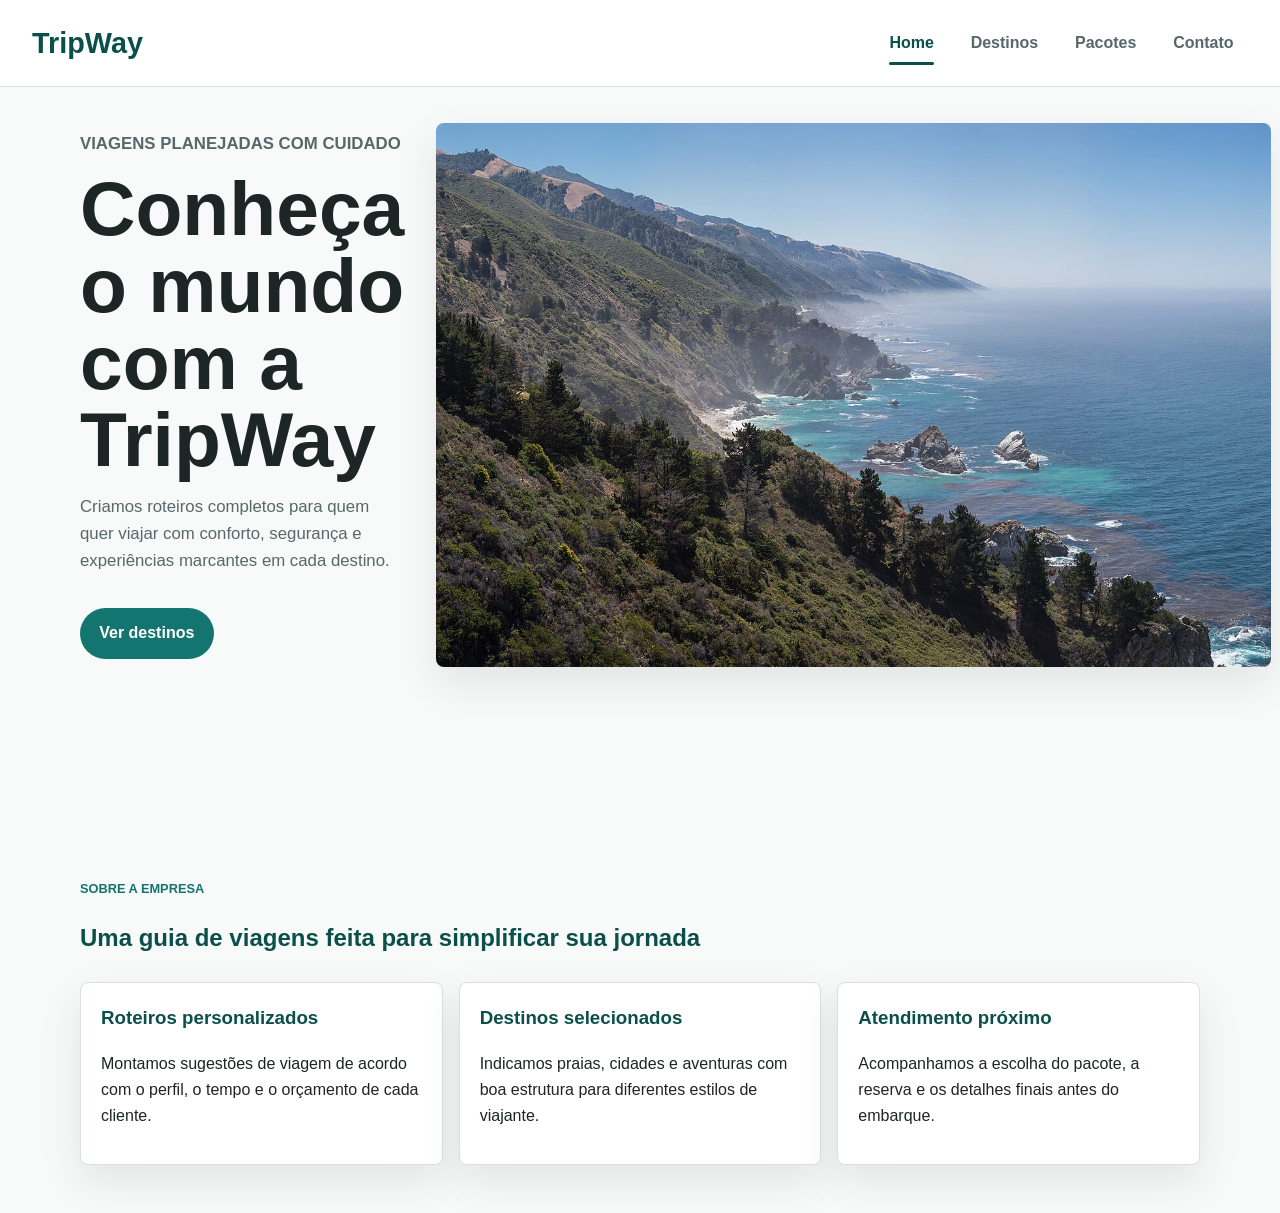
<file: index.html>
<!DOCTYPE html>
<html lang="pt-BR">
<head>
    <meta charset="UTF-8">
    <meta name="viewport" content="width=device-width, initial-scale=1.0">
    <title>TripWay - Guia de Viagens</title>
    <link rel="stylesheet" href="css/style.css">
</head>
<body>
    <header class="site-header">
        <a class="logo" href="./index.html">TripWay</a>
        <nav class="nav-menu" aria-label="Menu principal">
            <a href="./index.html" class="active">Home</a>
            <a href="./pages/destinos.html">Destinos</a>
            <a href="./pages/pacotes.html">Pacotes</a>
            <a href="./pages/contatos.html">Contato</a>
        </nav>
    </header>
    <main>
        <section class="hero">
    <div class="hero-text">
        <p class="tagline">viagens planejadas com cuidado</p>
        <h1>Conheça o mundo com a TripWay</h1>
        <p>
            Criamos roteiros completos para quem quer viajar com conforto,
            segurança e experiências marcantes em cada destino.
        </p>
        <a class="button" href="./pages/destinos.html">Ver destinos</a>
    </div>
    <img src="./images/Banner.png" alt="Banner TripWay"> 
    </section> 

    <section class="section"> 
        
    </div>
    </section>

        <section class="section">
            <div class="section-heading">
                <p class="tagline">sobre a empresa</p>
                <h2>Uma guia de viagens feita para simplificar sua jornada</h2>
            </div>
            <div class="about-grid">
                <article class="info-card">
                    <h3>Roteiros personalizados</h3>
                    <p>Montamos sugest&otilde;es de viagem de acordo com o perfil, o tempo e o or&ccedil;amento de cada cliente.</p>
                </article>
                <article class="info-card">
                    <h3>Destinos selecionados</h3>
                    <p>Indicamos praias, cidades e aventuras com boa estrutura para diferentes estilos de viajante.</p>
                </article>
                <article class="info-card">
                    <h3>Atendimento pr&oacute;ximo</h3>
                    <p>Acompanhamos a escolha do pacote, a reserva e os detalhes finais antes do embarque.</p>
                </article>
            </div>
        </section>
    </main>
</body>
</file>
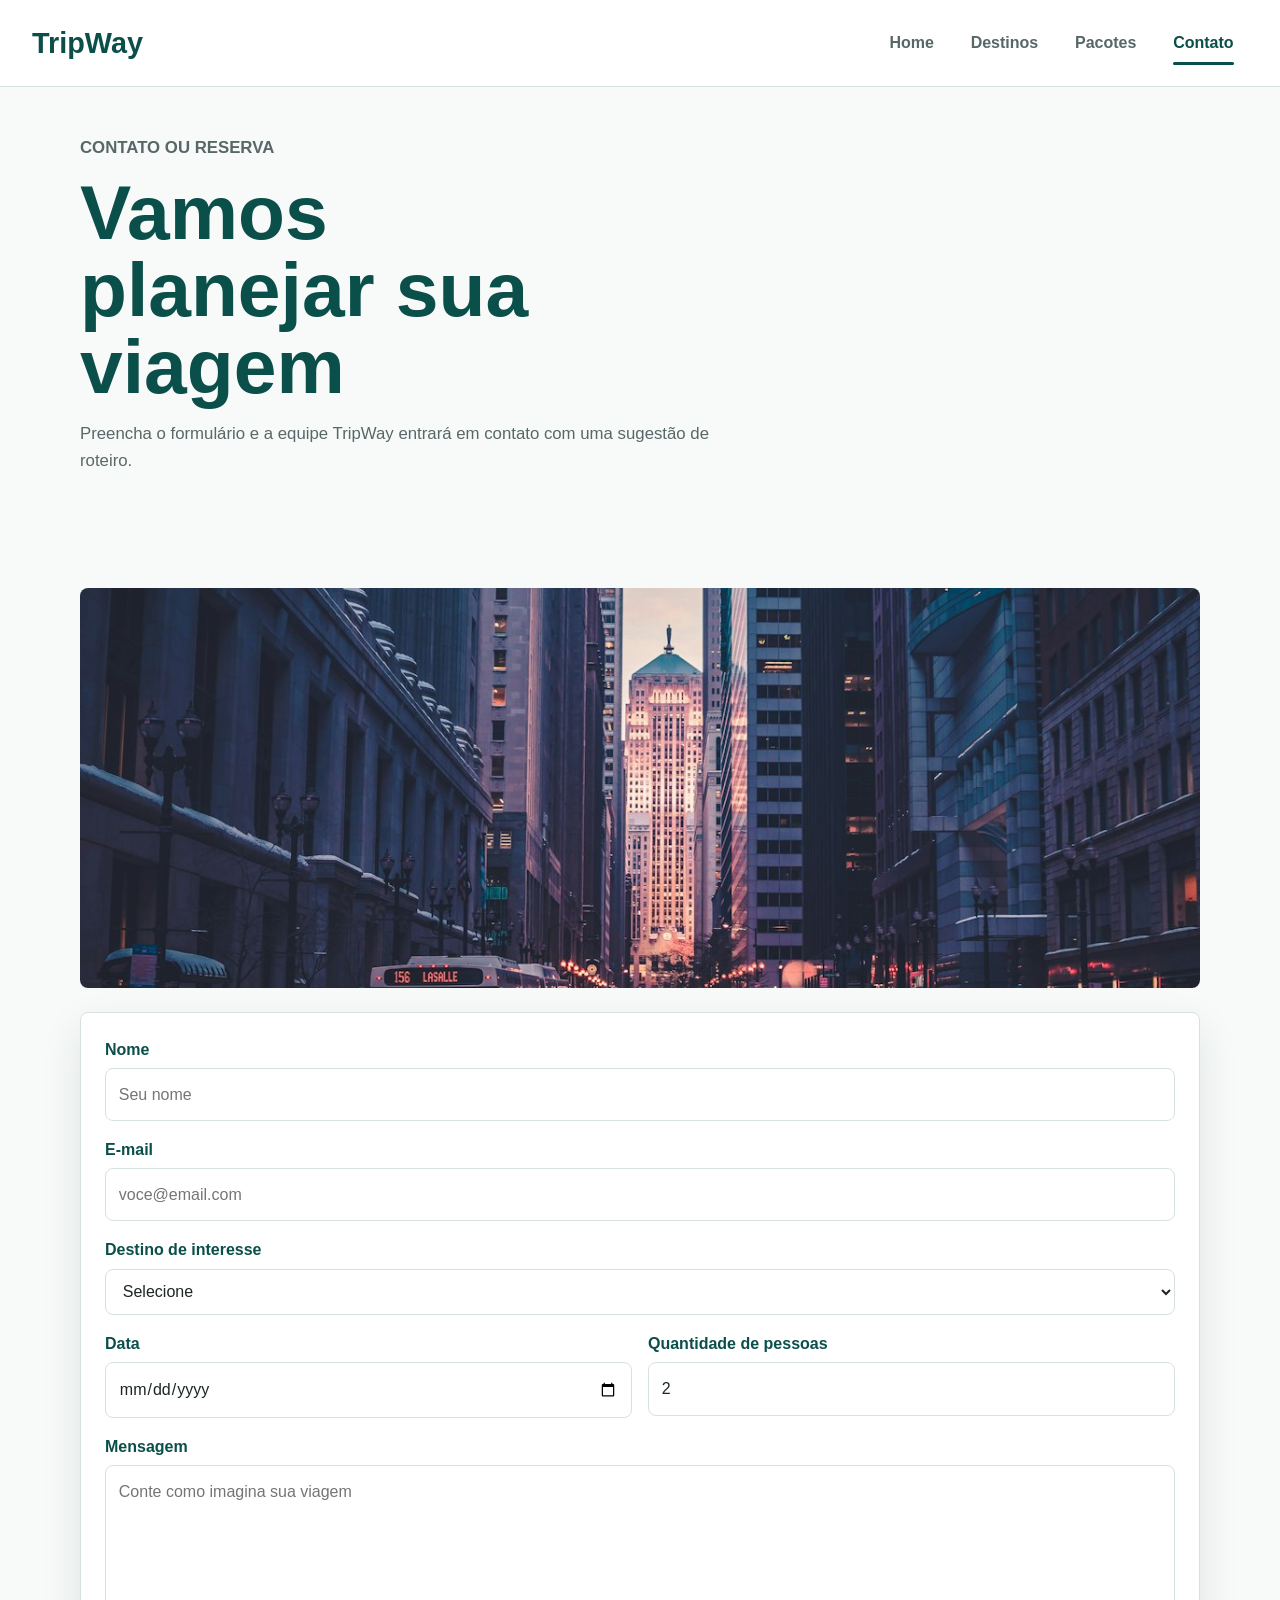
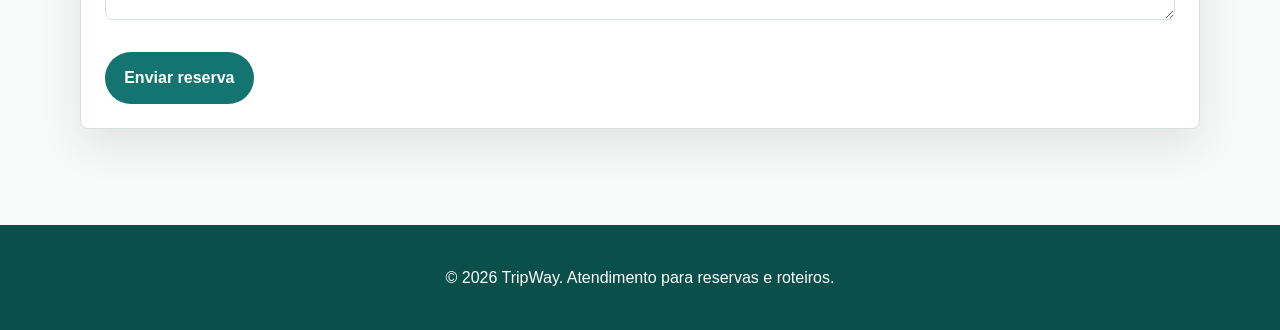
<file: pages/contatos.html>
<!DOCTYPE html>
<html lang="pt-BR">
<head>
    <meta charset="UTF-8">
    <meta name="viewport" content="width=device-width, initial-scale=1.0">
    <title>Contato e Reserva - TripWay</title>
    <link rel="stylesheet" href="../css/style.css">
</head>
<body>
    <header class="site-header">
        <a class="logo" href="../index.html">TripWay</a>
        <nav class="nav-menu" aria-label="Menu principal">
            <a href="../index.html">Home</a>
            <a href="./destinos.html">Destinos</a>
            <a href="./pacotes.html">Pacotes</a>
            <a href="./contatos.html" class="active">Contato</a>
        </nav>
    </header>

     <main>
        <section class="page-title">
            <p class="tagline">contato ou reserva</p>
            <h1>Vamos planejar sua viagem</h1>
            <p>Preencha o formul&aacute;rio e a equipe TripWay entrar&aacute; em contato com uma sugest&atilde;o de roteiro.</p>
        </section>

        <section class="contact-layout">
            <img src="../images/cidade.jpg" alt="Cidade real ao anoitecer representando destino de viagem">
            <form class="contact-form" action="#" method="post">
                <div class="form-group">
                    <label for="nome">Nome</label>
                    <input type="text" id="nome" name="nome" placeholder="Seu nome" required>
                </div>
                <div class="form-group">
                    <label for="email">E-mail</label>
                    <input type="email" id="email" name="email" placeholder="voce@email.com" required>
                </div>
                <div class="form-group">
                    <label for="destino">Destino de interesse</label>
                    <select id="destino" name="destino" required>
                        <option value="">Selecione</option>
                        <option value="praia">Praia Azul</option>
                        <option value="montanha">Serra Viva</option>
                        <option value="cidade">Cidade Luz</option>
                    </select>
                </div>
                <div class="form-row">
                    <div class="form-group">
                        <label for="data">Data</label>
                        <input type="date" id="data" name="data" required>
                    </div>
                    <div class="form-group">
                        <label for="pessoas">Quantidade de pessoas</label>
                        <input type="number" id="pessoas" name="pessoas" min="1" max="20" value="2" required>
                    </div>
                </div>
                <div class="form-group">
                    <label for="mensagem">Mensagem</label>
                    <textarea id="mensagem" name="mensagem" rows="5" placeholder="Conte como imagina sua viagem"></textarea>
                </div>
                <button class="button" type="submit">Enviar reserva</button>
            </form>
        </section>
    </main>
    <footer>
        <p>&copy; 2026 TripWay. Atendimento para reservas e roteiros.</p>
    </footer>
</body>
</html>
</file>
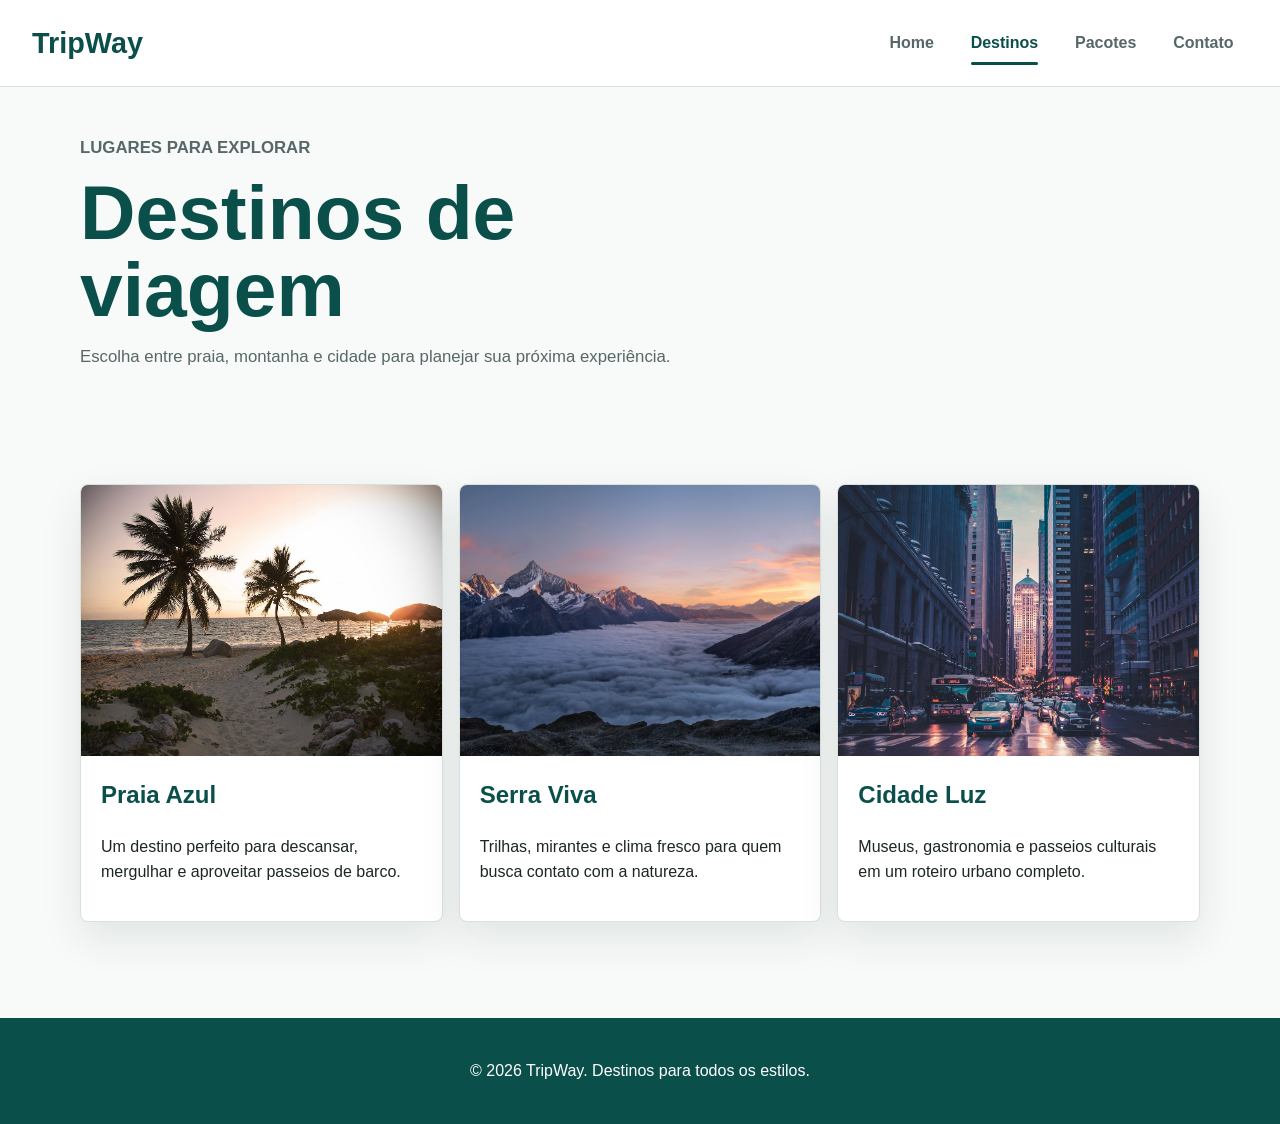
<file: pages/destinos.html>
<!DOCTYPE html>
<html lang="pt-BR">
<head>
    <meta charset="UTF-8">
    <meta name="viewport" content="width=device-width, initial-scale=1.0">
    <title>Destinos - TripWay</title>
    <link rel="stylesheet" href="../css/style.css">
</head>
<body>
    <header class="site-header">
        <a class="logo" href="../index.html">TripWay</a>
        <nav class="nav-menu" aria-label="Menu principal">
            <a href="../index.html">Home</a>
            <a href="./destinos.html" class="active">Destinos</a>
            <a href="./pacotes.html">Pacotes</a>
            <a href="./contato.html">Contato</a>
        </nav>
    </header>
 
    <main>
        <section class="page-title">
            <p class="tagline">lugares para explorar</p>
            <h1>Destinos de viagem</h1>
            <p>Escolha entre praia, montanha e cidade para planejar sua pr&oacute;xima experi&ecirc;ncia.</p>
        </section>
 
        <section class="cards-container" aria-label="Lista de destinos">
            <article class="destination-card">
                <img src="../images/praia.jpg" alt="Praia ensolarada com mar azul">
                <div>
                    <h2>Praia Azul</h2>
                    <p>Um destino perfeito para descansar, mergulhar e aproveitar passeios de barco.</p>
                </div>
            </article>
            <article class="destination-card">
                <img src="../images/montanha.jpg" alt="Montanhas reais com lago e pico ao fundo">
                <div>
                    <h2>Serra Viva</h2>
                    <p>Trilhas, mirantes e clima fresco para quem busca contato com a natureza.</p>
                </div>
            </article>
            <article class="destination-card">
                <img src="../images/cidade.jpg" alt="Cidade real iluminada vista do alto ao anoitecer">
                <div>
                    <h2>Cidade Luz</h2>
                    <p>Museus, gastronomia e passeios culturais em um roteiro urbano completo.</p>
                </div>
            </article>
        </section>
    </main>
 
    <footer>
        <p>&copy; 2026 TripWay. Destinos para todos os estilos.</p>
    </footer>
</body>
</html>
</file>
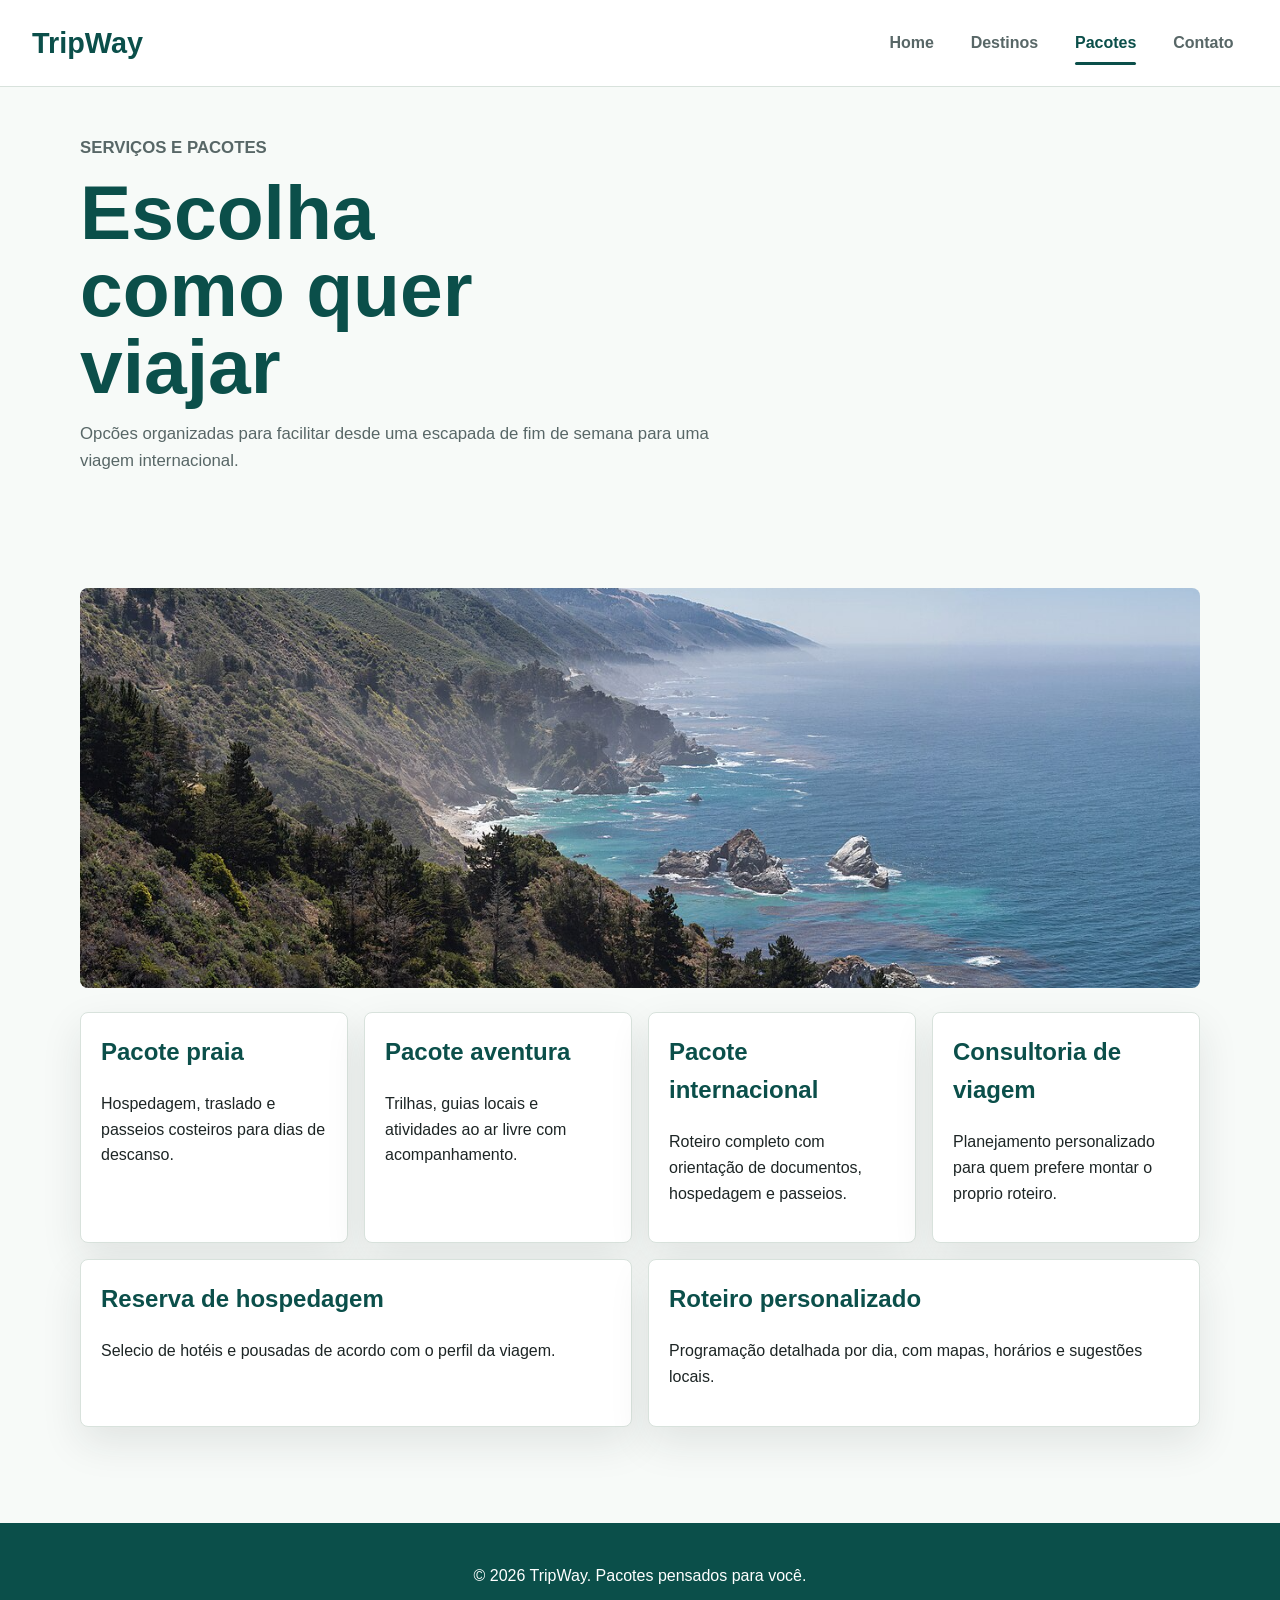
<file: pages/pacotes.html>
<!DOCTYPE html>
<html lang="pt-BR">
<head>
    <meta charset="UTF-8">
    <meta name="viewport" content="width=device-width, initial-scale=1.0">
    <title>Pacotes - TripWay</title>
    <link rel="stylesheet" href="../css/style.css">
</head>
<body>
    <header class="site-header">
        <a class="logo" href="../index.html">TripWay</a>
        <nav class="nav-menu" aria-label="Menu principal">
            <a href="../index.html">Home</a>
            <a href="./destinos.html">Destinos</a>
            <a href="./pacotes.html" class="active">Pacotes</a>
            <a href="./contatos.html">Contato</a>
        </nav>
    </header>
    <main>
        <section class="page-title">
            <p class="tagline">serviços e pacotes</p>
            <h1>Escolha como quer viajar</h1>
            <p>Opcões organizadas para facilitar desde uma escapada de fim de semana para uma viagem internacional.</p>
        </section>

        <section class="services-layout">
            <img src="../images/Banner.png">
            <div class="service-list">
                <article class="service-card">
                    <h2>Pacote praia</h2>
                    <p>Hospedagem, traslado e passeios costeiros para dias de descanso.</p>
                     </article>
                <article class="service-card">
                    <h2>Pacote aventura</h2>
                    <p>Trilhas, guias locais e atividades ao ar livre com acompanhamento.</p>
                </article>
                <article class="service-card">
                    <h2>Pacote internacional</h2>
                    <p>Roteiro completo com orientação de documentos, hospedagem e passeios.</p>
                </article>
                 <article class="service-card">
                    <h2>Consultoria de viagem</h2>
                    <p>Planejamento personalizado para quem prefere montar o proprio roteiro.</p>
                </article>
                <article class="service-card">
                    <h2>Reserva de hospedagem</h2>
                    <p>Selecio de hot&eacute;is e pousadas de acordo com o perfil da viagem.</p>
                </article>
                <article class="service-card">
                    <h2>Roteiro personalizado</h2>
                    <p>Programa&ccedil;&atilde;o detalhada por dia, com mapas, hor&aacute;rios e sugest&otilde;es locais.</p>
                </article>
            </div>
        </section>
    </main>

    <footer>
        <p>&copy; 2026 TripWay. Pacotes pensados para voc&ecirc;.</p>
    </footer>
</body>
</html>
</file>
<file: css/style.css>
:root {
    --color-bg: #f7faf8;
    --color-surface: #ffffff;
    --color-text: #1d2525;
    --color-muted: #586767;
    --color-primary: #14746f;
    --color-primary-dark: #0b4f4a;
    --color-accent: #f4a261;
    --color-border: #d8e2dc;
    --shadow-card: 0 1rem 2.5rem rgba(29, 37, 37, 0.1);
    --radius: 0.5rem;
    --max-width: 70rem;
}

* {
    box-sizing: border-box;
}

body {
    margin: 0;
    min-height: 100vh;
    background: var(--color-bg);
    color: var(--color-text);
    font-family: Arial, Helvetica, sans-serif;
    line-height: 1.6;
}

img {
    display: block;
    max-width: 100%;
    height: auto;
}

a {
    color: inherit;
    text-decoration: none;
}

.site-header {
      position: sticky;
    top: 0;
    z-index: 10;
    background: var(--color-surface);
    border-bottom: 1px solid var(--color-border);
    display: flex;
    align-items: center;
    justify-content: space-between;
    gap: 1.5rem;
    width: 100%;
    padding: 1.25rem 2rem;
}

.logo {
    color: var(--color-primary-dark);
    font-size: 1.8rem;
    font-weight: 800;
}

.nav-menu {
    display: flex;
    align-items: center;
    gap: 0.5rem;
    flex-wrap: wrap;
}

.nav-menu a {
    border-radius: 999px;
    padding: 0.55rem 0.9rem;
    color: var(--color-muted);
    font-weight: 700;
    transition: background 0.2s ease, color 0.2s ease;
}


.nav-menu a.active {
     color: var(--color-primary-dark);
    background: none;
    border-radius: 0;
    position: relative;
}

.nav-menu a.active::after {
    content: "";
    position: absolute;
    left: 0.9rem;
    right: 0.9rem;
    bottom: 0;
    height: 3px;
    border-radius: 999px;
    background: var(--color-primary-dark);
}


.nav-menu a:hover {
    background: var(--color-primary);
    color: #ffffff;
}


.nav-menu a:hover {
    background: var(--color-primary);
    color: #ffffff;
}

main {
    width: min(100% - 2rem, var(--max-width));
    margin: 0 auto;
}

.hero {
    display: flex;
    align-items: center;
    gap: 2rem;
    min-height: 72vh;
    padding: 2rem 0 4rem;
}

.hero-text {
    flex: 1 1 24rem;
}

.hero h1,
.page-title h1 {
    max-width: 12ch;
    margin: 0;
    font-size: clamp(2.4rem, 8vw, 4.8rem);
    line-height: 1;
}

.hero p,
.page-title p {
    max-width: 42rem;
    color: var(--color-muted);
    font-size: 1.05rem;
}

.hero img {
    flex: 1 1 24rem;
    width: 100%;
    min-height: 24rem;
    max-height: 34rem;
    object-fit: cover;
    border-radius: var(--radius);
    box-shadow: var(--shadow-card);
}

.tagline {
    margin: 0 0 0.75rem;
    color: var(--color-primary);
    font-size: 0.8rem;
    font-weight: 800;
    letter-spacing: 0;
    text-transform: uppercase;
}

.button {
    display: inline-block;
    border: 0;
    border-radius: 999px;
    margin-top: 1rem;
    padding: 0.8rem 1.2rem;
    background: var(--color-primary);
    color: #ffffff;
    cursor: pointer;
    font: inherit;
    font-weight: 800;
    transition: background 0.2s ease, transform 0.2s ease;
}

.button:hover {
    background: var(--color-primary-dark);
    transform: translateY(-0.12rem);
}

.section,
.page-title,
.cards-container,
.services-layout,
.contact-layout {
    padding: 3rem 0;
}

.section-heading {
    max-width: 40rem;
    margin-bottom: 1.5rem;
}

.section-heading h2,
.page-title h1 {
    color: var(--color-primary-dark);
}

.about-grid,
.cards-container,
.service-list {
    display: flex;
    gap: 1rem;
}

.info-card,
.destination-card,
.service-card,
.contact-form {
    border: 1px solid var(--color-border);
    border-radius: var(--radius);
    background: var(--color-surface);
    box-shadow: var(--shadow-card);
}

.info-card {
    flex: 1 1 0;
    padding: 1.25rem;
}

.info-card h3,
.destination-card h2,
.service-card h2 {
    margin-top: 0;
    color: var(--color-primary-dark);
}

.destination-card {
    flex: 1 1 15rem;
    overflow: hidden;
}

.destination-card img {
    width: 100%;
    aspect-ratio: 4 / 3;
    object-fit: cover;
}

.destination-card div,
.service-card {
    padding: 1.25rem;
}

.services-layout,
.contact-layout {
    display: flex;
    align-items: flex-start;
    gap: 1.5rem;
}

.services-layout > img,
.contact-layout > img {
    flex: 0 1 22rem;
    width: 100%;
    border-radius: var(--radius);
    object-fit: cover;
    aspect-ratio: 4 / 5;
}

.service-list {
    flex: 1 1 auto;
    flex-wrap: wrap;
}

.service-card {
    flex: 1 1 16rem;
}

.contact-form {
    flex: 1 1 28rem;
    padding: 1.5rem;
}

.form-row {
    display: flex;
    gap: 1rem;
}

.form-group {
    display: flex;
    flex: 1 1 0;
    flex-direction: column;
    gap: 0.35rem;
    margin-bottom: 1rem;
}

label {
    color: var(--color-primary-dark);
    font-weight: 800;
}

input,
select,
textarea {
    width: 100%;
    border: 1px solid var(--color-border);
    border-radius: var(--radius);
    padding: 0.8rem;
    background: #ffffff;
    color: var(--color-text);
    font: inherit;
}

input:focus,
select:focus,
textarea:focus {
    outline: 0.18rem solid rgba(20, 116, 111, 0.25);
    border-color: var(--color-primary);
}

footer {
    margin-top: 3rem;
    padding: 1.5rem 1rem;
    background: var(--color-primary-dark);
    color: #ffffff;
    text-align: center;
}

@media (max-width: 900px) {
    .hero,
    .services-layout,
    .contact-layout {
        align-items: stretch;
        flex-direction: column;
    }

    .hero {
        min-height: auto;
    }

    .hero img,
    .services-layout > img,
    .contact-layout > img {
        min-height: 18rem;
        aspect-ratio: 16 / 9;
    }

    .cards-container {
        flex-wrap: wrap;
    }

    .destination-card {
        flex-basis: calc(50% - 1rem);
    }
}

@media (max-width: 768px) {
    .site-header {
        align-items: flex-start;
        flex-direction: column;
    }

    .nav-menu {
        flex-direction: column;
        align-items: stretch;
        width: 100%;
    }

    .nav-menu a {
        width: 100%;
        border: 1px solid var(--color-border);
        background: var(--color-surface);
        text-align: center;
    }

    .about-grid,
    .cards-container,
    .service-list,
    .form-row {
        flex-direction: column;
    }

    .destination-card {
        flex-basis: auto;
    }

    .hero h1,
    .page-title h1 {
        max-width: 100%;
        font-size: 2.4rem;
    }
}

.services-layout {
    flex-direction: column;
}
.services-layout > img {
    max-height: 25rem;
    width: 100%;
    object-fit: cover;
}

.contact-layout {
    flex-direction: column;
}
.contact-layout > img {
    max-height: 25rem;
    width: 100%;
    object-fit: cover;
}
.contact-form {
    width: 100%;
    max-width: 100%;
}
.site-header {
    border-bottom: 1px solid var(--color-border);
}
</file>
